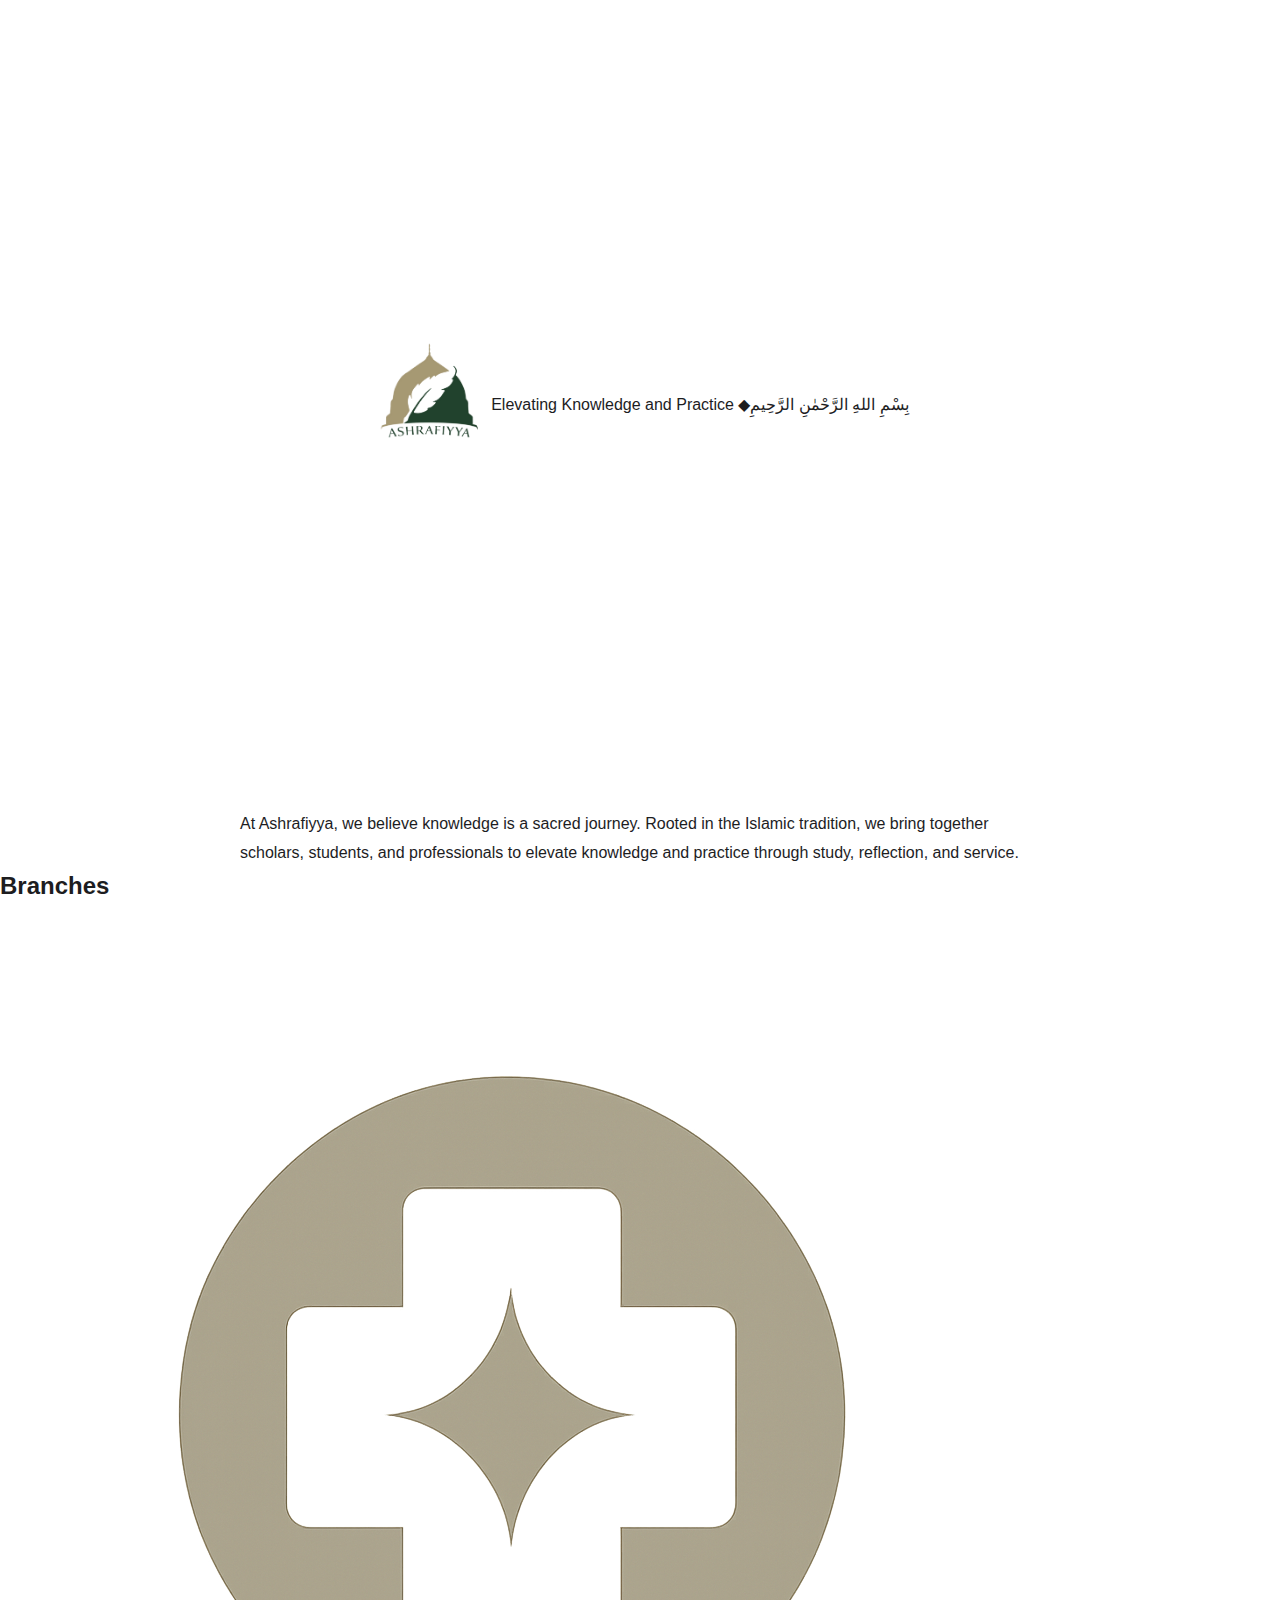
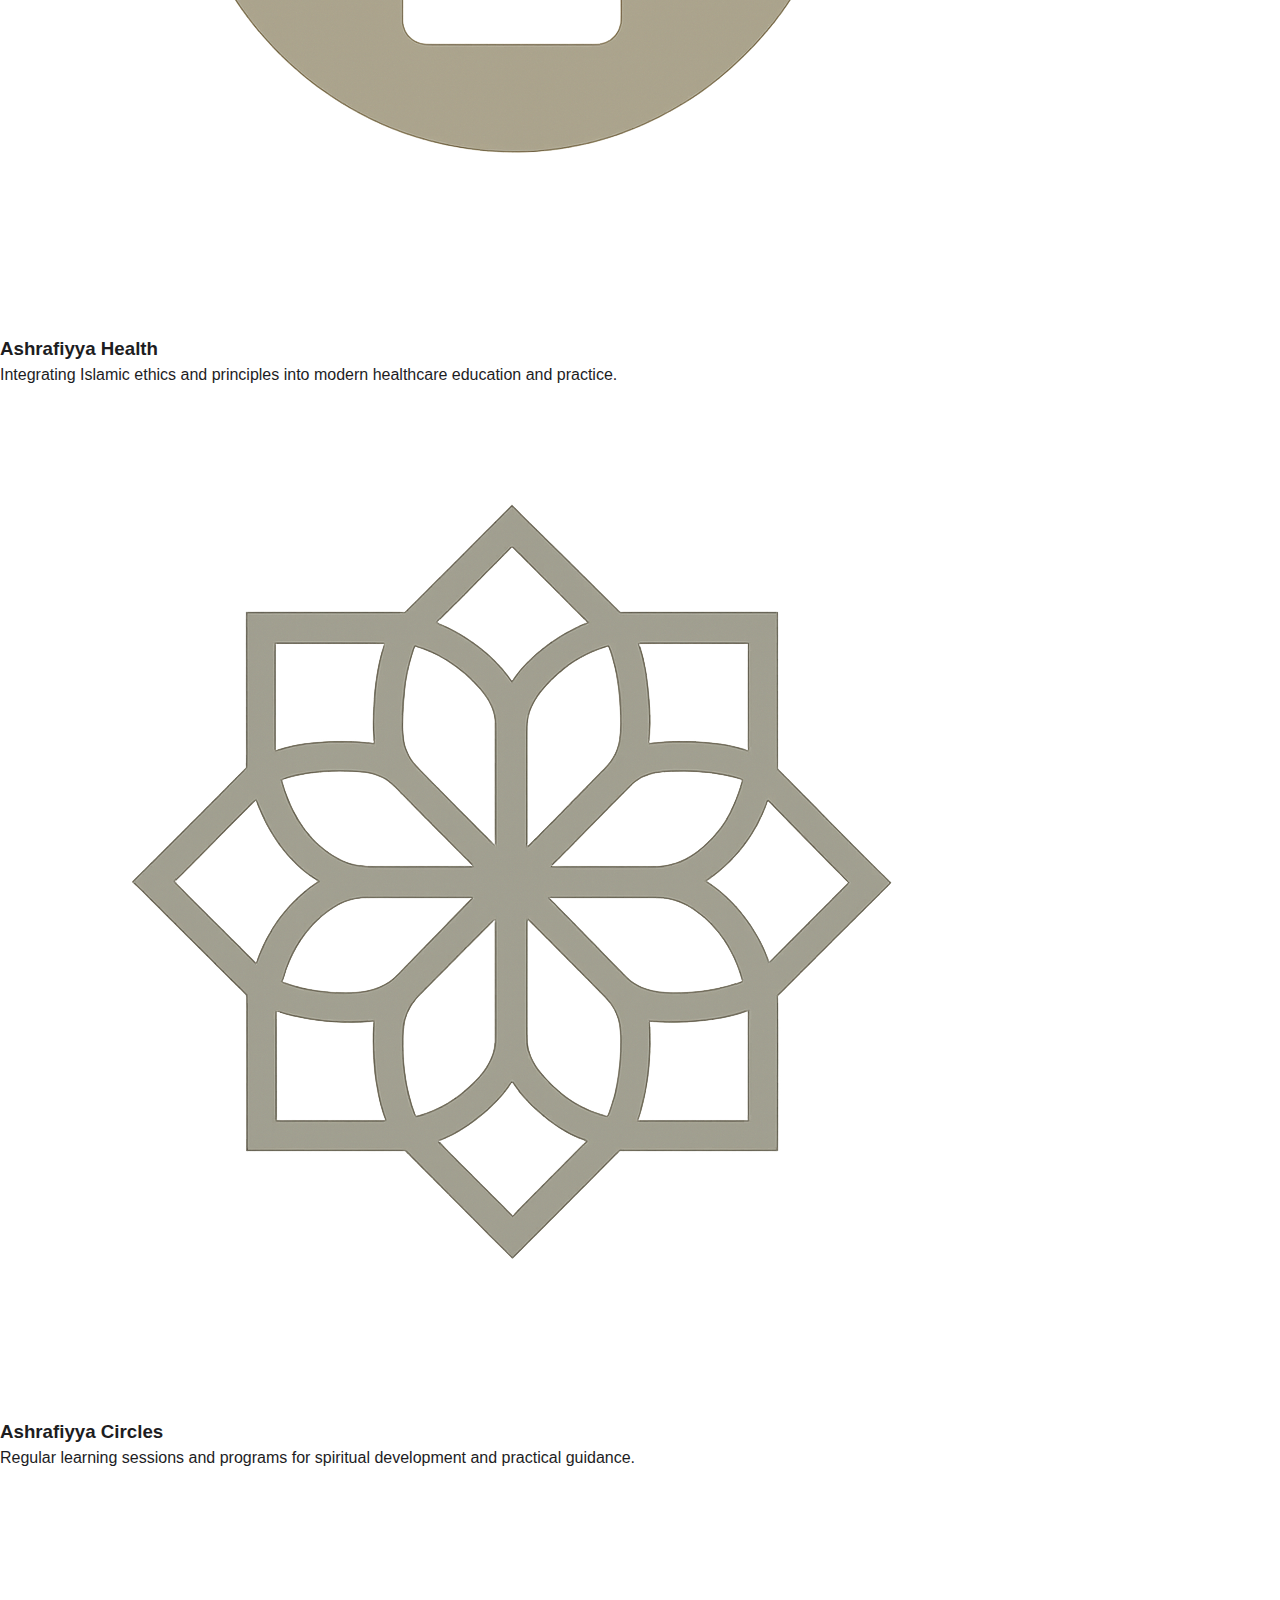
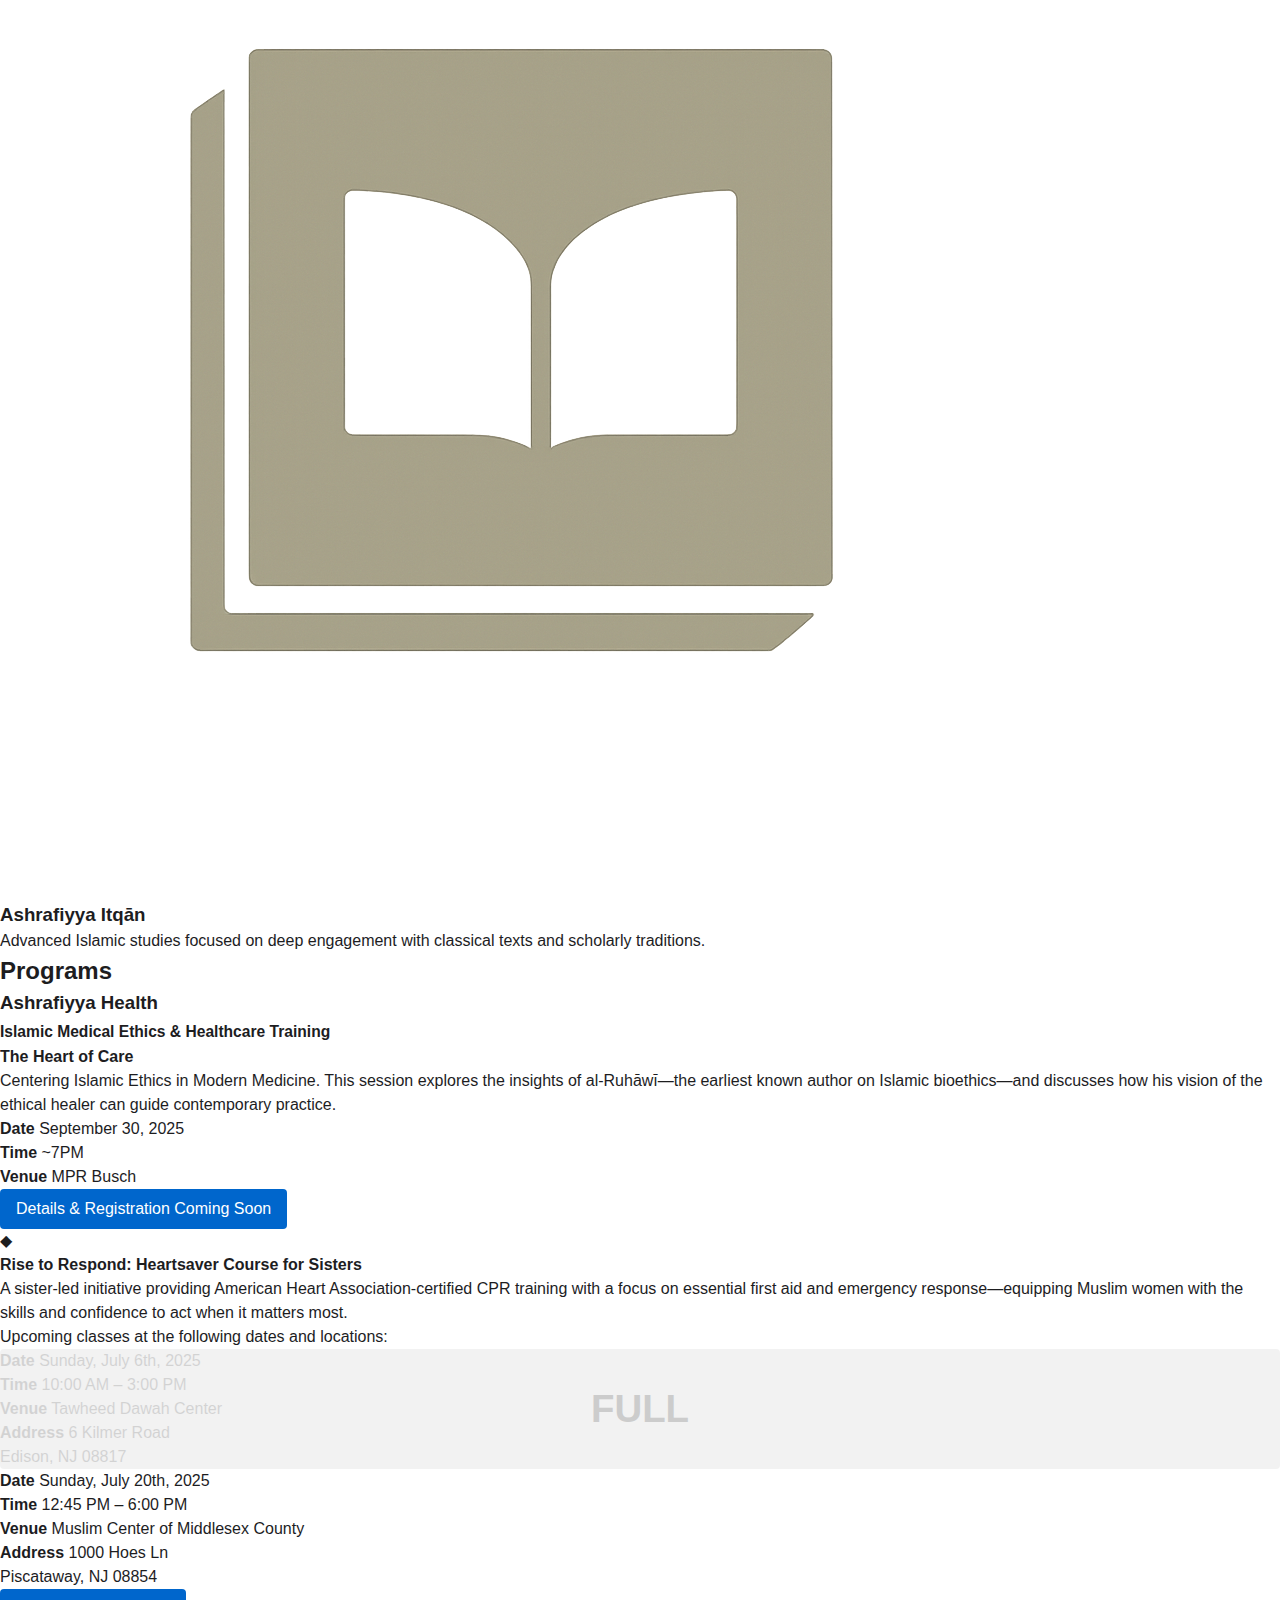
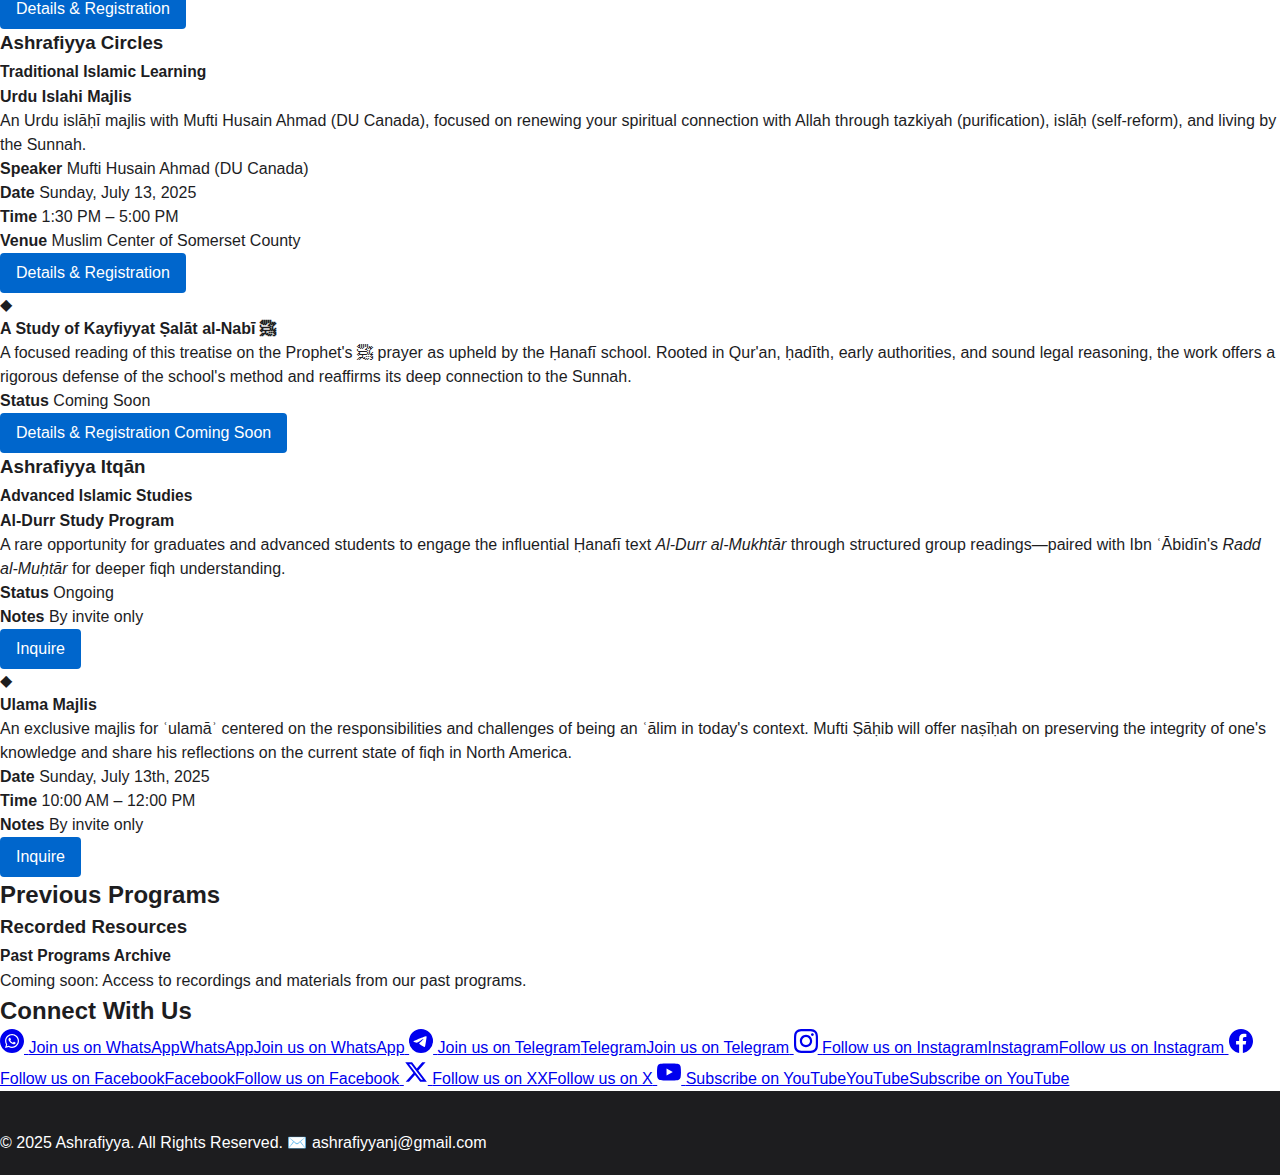
<file: index.html>
<!DOCTYPE html>
<html lang="en">
<head>
  <meta charset="UTF-8">
  <meta name="viewport" content="width=device-width, initial-scale=1, viewport-fit=cover, user-scalable=no">
  <meta http-equiv="X-UA-Compatible" content="IE=edge">
  <meta name="format-detection" content="telephone=no">
  <meta name="theme-color" content="#21422E">
  <title>Ashrafiyya</title>
  <link rel="icon" type="image/png" href="images/favicon.png">
  <link rel="stylesheet" href="style.css?v=3">
  <style>
    .insta-link {
      display: inline-block;
      padding: 8px 16px;
      background-color: #21422E;
      color: white;
      text-decoration: none;
      border-radius: 4px;
      -webkit-border-radius: 4px;
      -moz-border-radius: 4px;
      -webkit-transition: background-color 0.3s ease;
      -moz-transition: background-color 0.3s ease;
      -o-transition: background-color 0.3s ease;
      transition: background-color 0.3s ease;
    }

    .insta-link-light {
      background-color: #0066CC;
    }

    .insta-link:hover {
      background-color: #1A3528;
    }

    .insta-link-light:hover {
      background-color: #21422E;
    }

    /* Event card overlay styles */
    .event-card-overlay {
      position: relative;
    }

    .event-card-overlay > * {
      opacity: 0.15;
    }

    .event-card-overlay::before {
      content: "";
      position: absolute;
      top: 0;
      left: 0;
      right: 0;
      bottom: 0;
      background-color: rgba(128, 128, 128, 0.1);
      z-index: 1;
      border-radius: 4px;
    }

    .event-card-overlay::after {
      content: "FULL";
      position: absolute;
      top: 50%;
      left: 50%;
      transform: translate(-50%, -50%);
      color: #ccc;
      font-weight: bold;
      font-size: 2.4em;
      z-index: 2;
    }
  </style>
  <script defer src="script.js"></script>
</head>
<body>
  <!-- Hero Section -->
  <section class="hero">
    <img src="images/logo.png" alt="Ashrafiyya Logo" class="hero-logo">
    <div class="hero-tagline">
      Elevating Knowledge and Practice
      <span class="divider-diamond">◆</span>
    </div>
    <div class="bismillah">بِسْمِ اللهِ الرَّحْمٰنِ الرَّحِيمِ</div>
  </section>

  <!-- About Section -->
  <section class="about">
    <p style="max-width:800px; margin:auto; line-height:1.8;">
      At Ashrafiyya, we believe knowledge is a sacred journey.  
      Rooted in the Islamic tradition, we bring together scholars, students, and professionals to elevate knowledge and practice through study, reflection, and service.
    </p>
  </section>

  <!-- Branches Section -->
  <section id="branches" class="programs">
    <h2>Branches</h2>
    <div class="program-grid">
      <div class="branch-intro-item">
        <img src="images/health.png" alt="Ashrafiyya Health Icon">
        <h3>Ashrafiyya Health</h3>
        <p>Integrating Islamic ethics and principles into modern healthcare education and practice.</p>
      </div>
      <div class="branch-intro-item">
        <img src="images/circles.png" alt="Ashrafiyya Circles Icon">
        <h3>Ashrafiyya Circles</h3>
        <p>Regular learning sessions and programs for spiritual development and practical guidance.</p>
      </div>
      <div class="branch-intro-item">
        <img src="images/itqan.png" alt="Ashrafiyya Itqān Icon">
        <h3>Ashrafiyya Itqān</h3>
        <p>Advanced Islamic studies focused on deep engagement with classical texts and scholarly traditions.</p>
      </div>
    </div>
  </section>

  <!-- Programs Preview -->
  <section id="programs" class="programs">
    <h2>Programs</h2>
    <div class="program-grid">
      <!-- Ashrafiyya Health -->
      <div class="program-card-v4">
        <h3>Ashrafiyya Health<br><small>Islamic Medical Ethics & Healthcare Training</small></h3>
        <div class="programs-list">
          <div class="program-item">
            <h4>The Heart of Care</h4>
            <p>Centering Islamic Ethics in Modern Medicine. This session explores the insights of al-Ruhāwī—the earliest known author on Islamic bioethics—and discusses how his vision of the ethical healer can guide contemporary practice.</p>
            <div class="event-details">
              <div class="detail-row"><strong>Date</strong> September 30, 2025</div>
              <div class="detail-row"><strong>Time</strong> ~7PM</div>
              <div class="detail-row"><strong>Venue</strong> MPR Busch</div>
            </div>
            <div class="button-container">
              <a class="insta-link insta-link-light" href="#" target="_blank">Details & Registration Coming Soon</a>
            </div>
            <span class="divider">◆</span>
          </div>
          <div class="program-item">
            <h4>Rise to Respond: Heartsaver Course for Sisters</h4>
            <p>A sister-led initiative providing American Heart Association-certified CPR training with a focus on essential first aid and emergency response—equipping Muslim women with the skills and confidence to act when it matters most.</p>
            <div class="event-details-multi">
              <div class="event-intro">Upcoming classes at the following dates and locations:</div>
              <div class="event-card event-card-overlay">
                <div class="detail-row"><strong>Date</strong> Sunday, July 6th, 2025</div>
                <div class="detail-row"><strong>Time</strong> 10:00 AM – 3:00 PM</div>
                <div class="detail-row"><strong>Venue</strong> Tawheed Dawah Center</div>
                <div class="detail-row"><strong>Address</strong> 6 Kilmer Road<br>Edison, NJ 08817</div>
              </div>
              <div class="event-card">
                <div class="detail-row"><strong>Date</strong> Sunday, July 20th, 2025</div>
                <div class="detail-row"><strong>Time</strong> 12:45 PM – 6:00 PM</div>
                <div class="detail-row"><strong>Venue</strong> Muslim Center of Middlesex County</div>
                <div class="detail-row"><strong>Address</strong> 1000 Hoes Ln<br>Piscataway, NJ 08854</div>
              </div>
            </div>
            <div class="button-container">
              <a class="insta-link insta-link-light" href="https://forms.gle/EN3MD1faVGt5h7oPA" target="_blank">Details & Registration</a>
            </div>
          </div>
        </div>
      </div>

      <!-- Ashrafiyya Circles -->
      <div class="program-card-v4">
        <h3>Ashrafiyya Circles<br><small>Traditional Islamic Learning</small></h3>
        <div class="programs-list">
          <div class="program-item">
            <h4>Urdu Islahi Majlis</h4>
            <p>An Urdu islāḥī majlis with Mufti Husain Ahmad (DU Canada), focused on renewing your spiritual connection with Allah through tazkiyah (purification), islāḥ (self-reform), and living by the Sunnah.</p>
            <div class="event-details">
              <div class="detail-row"><strong>Speaker</strong> Mufti Husain Ahmad (DU Canada)</div>
              <div class="detail-row"><strong>Date</strong> Sunday, July 13, 2025</div>
              <div class="detail-row"><strong>Time</strong> 1:30 PM – 5:00 PM</div>
              <div class="detail-row"><strong>Venue</strong> Muslim Center of Somerset County</div>
            </div>
            <div class="button-container">
              <a class="insta-link insta-link-light" href="https://forms.gle/8QEramxo5PAjFbXF8" target="_blank">Details & Registration</a>
            </div>
            <span class="divider">◆</span>
          </div>
          <div class="program-item">
            <h4>A Study of Kayfiyyat Ṣalāt al-Nabī ﷺ</h4>
            <p>A focused reading of this treatise on the Prophet's ﷺ prayer as upheld by the Ḥanafī school. Rooted in Qur'an, ḥadīth, early authorities, and sound legal reasoning, the work offers a rigorous defense of the school's method and reaffirms its deep connection to the Sunnah.</p>
            <div class="event-details">
              <div class="detail-row"><strong>Status</strong> Coming Soon</div>
            </div>
            <div class="button-container">
              <a class="insta-link insta-link-light" href="#" target="_blank">Details & Registration Coming Soon</a>
            </div>
          </div>
        </div>
      </div>

      <!-- Ashrafiyya Itqān -->
      <div class="program-card-v4">
        <h3>Ashrafiyya Itqān<br><small>Advanced Islamic Studies</small></h3>
        <div class="programs-list">
          <div class="program-item">
            <h4>Al-Durr Study Program</h4>
            <p>A rare opportunity for graduates and advanced students to engage the influential Ḥanafī text <em>Al-Durr al-Mukhtār</em> through structured group readings—paired with Ibn ʿĀbidīn's <em>Radd al-Muḥtār</em> for deeper fiqh understanding.</p>
            <div class="event-details">
              <div class="detail-row"><strong>Status</strong> Ongoing</div>
              <div class="detail-row"><strong>Notes</strong> By invite only</div>
            </div>
            <div class="button-container">
              <a href="mailto:ashrafiyyanj@gmail.com" class="insta-link insta-link-light" target="_blank">Inquire</a>
            </div>
            <span class="divider">◆</span>
          </div>
          <div class="program-item">
            <h4>Ulama Majlis</h4>
            <p>An exclusive majlis for ʿulamāʾ centered on the responsibilities and challenges of being an ʿālim in today's context. Mufti Ṣāḥib will offer naṣīḥah on preserving the integrity of one's knowledge and share his reflections on the current state of fiqh in North America.</p>
            <div class="event-details">
              <div class="detail-row"><strong>Date</strong> Sunday, July 13th, 2025</div>
              <div class="detail-row"><strong>Time</strong> 10:00 AM – 12:00 PM</div>
              <div class="detail-row"><strong>Notes</strong> By invite only</div>
            </div>
            <div class="button-container">
              <a href="mailto:ashrafiyyanj@gmail.com" class="insta-link insta-link-light" target="_blank">Inquire</a>
            </div>
          </div>
        </div>
      </div>
    </div>
  </section>

  <!-- Previous Programs Section -->
  <section id="previous-programs" class="programs">
    <h2>Previous Programs</h2>
    <div class="program-grid">
      <div class="program-card-v4">
        <h3>Recorded Resources<br><small>Past Programs Archive</small></h3>
        <div class="programs-list">
          <div class="program-item">
            <p>Coming soon: Access to recordings and materials from our past programs.</p>
          </div>
        </div>
      </div>
    </div>
  </section>

  <!-- Social Media -->
  <section class="social-media">
    <h2>Connect With Us</h2>
    <div class="social-buttons">
      <a href="https://chat.whatsapp.com/JIVLeRFT6vNDmdHkIgkmk5" class="social-button" target="_blank" rel="noopener">
        <svg width="24" height="24" viewBox="0 0 24 24" fill="currentColor">
          <path d="M12.031 6.172c-3.181 0-5.767 2.586-5.768 5.766-.001 1.298.38 2.27 1.019 3.287l-.582 2.128 2.182-.573c.978.58 1.911.928 3.145.929 3.178 0 5.767-2.587 5.768-5.766.001-3.187-2.575-5.77-5.764-5.771zm3.392 8.244c-.144.405-.837.774-1.17.824-.299.045-.677.063-1.092-.069-.252-.08-.575-.187-.988-.365-1.739-.751-2.874-2.502-2.961-2.617-.087-.116-.708-.94-.708-1.793s.448-1.273.607-1.446c.159-.173.346-.217.462-.217l.332.006c.106.005.249-.04.39.298.144.347.491 1.2.534 1.287.043.087.072.188.014.304-.058.116-.087.188-.173.289l-.26.304c-.087.086-.177.18-.076.354.101.174.449.741.964 1.201.662.591 1.221.774 1.394.86s.274.072.376-.043c.101-.116.433-.506.549-.68.116-.173.231-.145.39-.087s1.011.477 1.184.564.289.13.332.202c.045.072.045.419-.1.824zm-3.423-14.416c-6.627 0-12 5.373-12 12s5.373 12 12 12 12-5.373 12-12-5.373-12-12-12zm.029 18.88c-1.161 0-2.305-.292-3.318-.844l-3.677.964.984-3.595c-.607-1.052-.927-2.246-.926-3.468.001-3.825 3.113-6.937 6.937-6.937 1.856.001 3.598.723 4.907 2.034 1.31 1.311 2.031 3.054 2.03 4.908-.001 3.825-3.113 6.938-6.937 6.938z"/>
        </svg>
        <span class="button-label"><span class="button-label-long">Join us on WhatsApp</span><span class="button-label-short">WhatsApp</span></span><span class="button-tooltip">Join us on WhatsApp</span>
      </a>
      <a href="https://t.me/+20aP9FQNTTA1ZGZh" class="social-button" target="_blank" rel="noopener">
        <svg width="24" height="24" viewBox="0 0 24 24" fill="currentColor">
          <path d="M11.944 0A12 12 0 0 0 0 12a12 12 0 0 0 12 12 12 12 0 0 0 12-12A12 12 0 0 0 12 0a12 12 0 0 0-.056 0zm4.962 7.224c.1-.002.321.023.465.14a.506.506 0 0 1 .171.325c.016.093.036.306.02.472-.18 1.898-.962 6.502-1.36 8.627-.168.9-.499 1.201-.82 1.23-.696.065-1.225-.46-1.9-.902-1.056-.693-1.653-1.124-2.678-1.8-1.185-.78-.417-1.21.258-1.91.177-.184 3.247-2.977 3.307-3.23.007-.032.014-.15-.056-.212s-.174-.041-.249-.024c-.106.024-1.793 1.14-5.061 3.345-.48.33-.913.49-1.302.48-.428-.008-1.252-.241-1.865-.44-.752-.245-1.349-.374-1.297-.789.027-.216.325-.437.893-.663 3.498-1.524 5.83-2.529 6.998-3.014 3.332-1.386 4.025-1.627 4.476-1.635z"/>
        </svg>
        <span class="button-label"><span class="button-label-long">Join us on Telegram</span><span class="button-label-short">Telegram</span></span><span class="button-tooltip">Join us on Telegram</span>
      </a>
      <a href="https://instagram.com/ashrafiyyanj" class="social-button" target="_blank" rel="noopener">
        <svg width="24" height="24" viewBox="0 0 24 24" fill="currentColor">
          <path d="M12 2.163c3.204 0 3.584.012 4.85.07 3.252.148 4.771 1.691 4.919 4.919.058 1.265.069 1.645.069 4.849 0 3.205-.012 3.584-.069 4.849-.149 3.225-1.664 4.771-4.919 4.919-1.266.058-1.644.07-4.85.07-3.204 0-3.584-.012-4.849-.07-3.26-.149-4.771-1.699-4.919-4.92-.058-1.265-.07-1.644-.07-4.849 0-3.204.013-3.583.07-4.849.149-3.227 1.664-4.771 4.919-4.919 1.266-.057 1.645-.069 4.849-.069zm0-2.163c-3.259 0-3.667.014-4.947.072-4.358.2-6.78 2.618-6.98 6.98-.059 1.281-.073 1.689-.073 4.948 0 3.259.014 3.668.072 4.948.2 4.358 2.618 6.78 6.98 6.98 1.281.058 1.689.072 4.948.072 3.259 0 3.668-.014 4.948-.072 4.354-.2 6.782-2.618 6.979-6.98.059-1.28.073-1.689.073-4.948 0-3.259-.014-3.667-.072-4.947-.196-4.354-2.617-6.78-6.979-6.98-1.281-.059-1.69-.073-4.949-.073zm0 5.838c-3.403 0-6.162 2.759-6.162 6.162s2.759 6.163 6.162 6.163 6.162-2.759 6.162-6.163c0-3.403-2.759-6.162-6.162-6.162zm0 10.162c-2.209 0-4-1.79-4-4 0-2.209 1.791-4 4-4s4 1.791 4 4c0 2.21-1.791 4-4 4zm6.406-11.845c-.796 0-1.441.645-1.441 1.44s.645 1.44 1.441 1.44c.795 0 1.439-.645 1.439-1.44s-.644-1.44-1.439-1.44z"/>
        </svg>
        <span class="button-label"><span class="button-label-long">Follow us on Instagram</span><span class="button-label-short">Instagram</span></span><span class="button-tooltip">Follow us on Instagram</span>
      </a>
      <a href="https://www.facebook.com/profile.php?id=61573377035169" class="social-button" target="_blank" rel="noopener">
        <svg width="24" height="24" viewBox="0 0 24 24" fill="currentColor">
          <path d="M24 12.073c0-6.627-5.373-12-12-12s-12 5.373-12 12c0 5.99 4.388 10.954 10.125 11.854v-8.385H7.078v-3.47h3.047V9.43c0-3.007 1.792-4.669 4.533-4.669 1.312 0 2.686.235 2.686.235v2.953H15.83c-1.491 0-1.956.925-1.956 1.874v2.25h3.328l-.532 3.47h-2.796v8.385C19.612 23.027 24 18.062 24 12.073z"/>
        </svg>
        <span class="button-label"><span class="button-label-long">Follow us on Facebook</span><span class="button-label-short">Facebook</span></span><span class="button-tooltip">Follow us on Facebook</span>
      </a>
      <a href="https://twitter.com/ashrafiyyanj" class="social-button" target="_blank" rel="noopener">
        <svg width="24" height="24" viewBox="0 0 24 24" fill="currentColor">
          <path d="M18.244 2.25h3.308l-7.227 8.26 8.502 11.24H16.17l-5.214-6.817L4.99 21.75H1.68l7.73-8.835L1.254 2.25H8.08l4.713 6.231zm-1.161 17.52h1.833L7.084 4.126H5.117z"/>
        </svg>
        <span class="button-label"><span class="button-label-long">Follow us on X</span><span class="button-label-short">X</span></span><span class="button-tooltip">Follow us on X</span>
      </a>
      <a href="https://youtube.com/@ashrafiyyanj" class="social-button" target="_blank" rel="noopener">
        <svg width="24" height="24" viewBox="0 0 24 24" fill="currentColor">
          <path d="M23.498 6.186a3.016 3.016 0 0 0-2.122-2.136C19.505 3.545 12 3.545 12 3.545s-7.505 0-9.377.505A3.017 3.017 0 0 0 .502 6.186C0 8.07 0 12 0 12s0 3.93.502 5.814a3.016 3.016 0 0 0 2.122 2.136c1.871.505 9.376.505 9.376.505s7.505 0 9.377-.505a3.015 3.015 0 0 0 2.122-2.136C24 15.93 24 12 24 12s0-3.93-.502-5.814zM9.545 15.568V8.432L15.818 12l-6.273 3.568z"/>
        </svg>
        <span class="button-label"><span class="button-label-long">Subscribe on YouTube</span><span class="button-label-short">YouTube</span></span><span class="button-tooltip">Subscribe on YouTube</span>
      </a>
    </div>
  </section>

  <!-- Footer -->
  <footer>
    &copy; 2025 Ashrafiyya. All Rights Reserved. ✉️ ashrafiyyanj@gmail.com
  </footer>

</body>
</html>
</file>
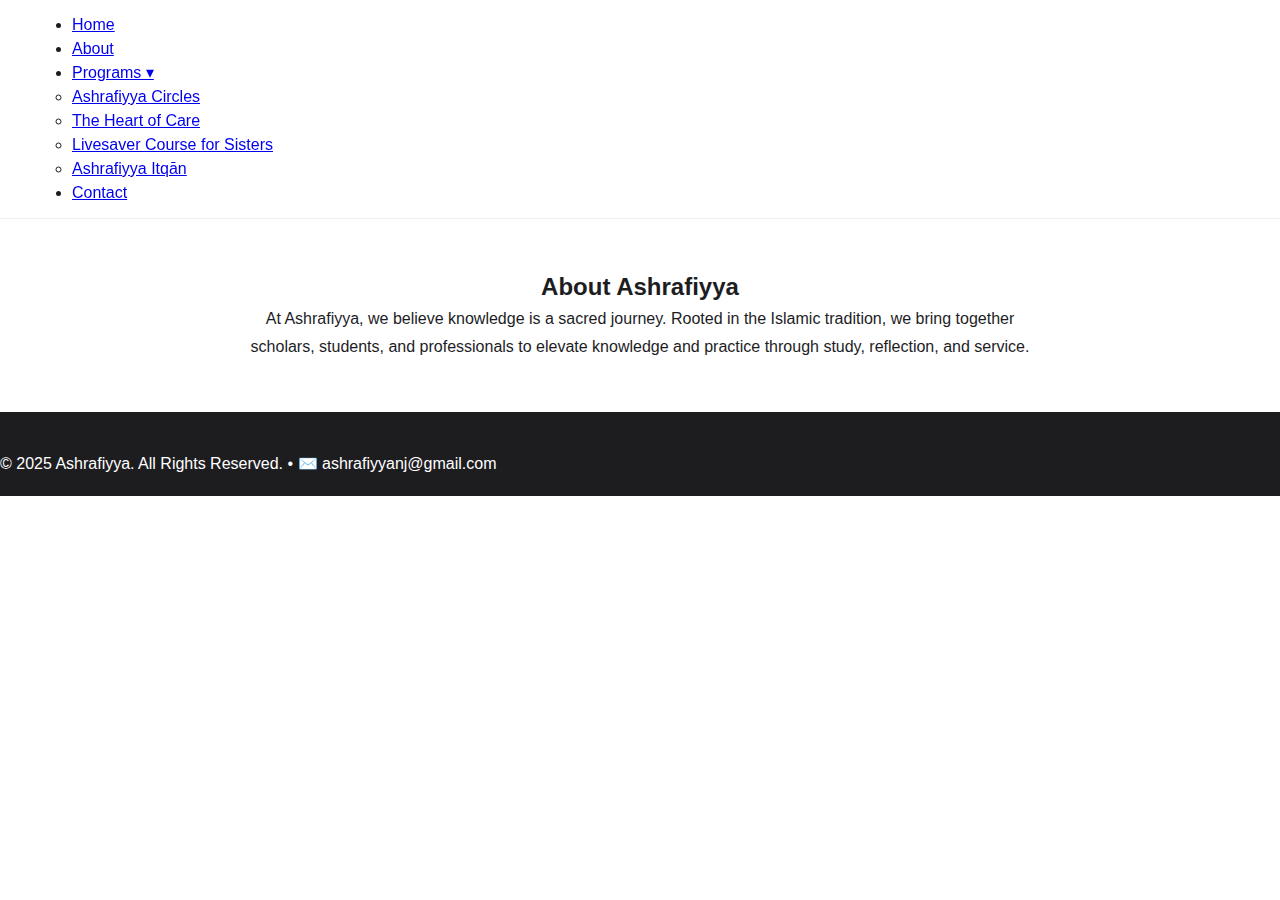
<file: about.html>
<!DOCTYPE html>
<html lang="en">
<head>
  <meta charset="UTF-8">
  <meta name="viewport" content="width=device-width, initial-scale=1">
  <title>About — Ashrafiyya</title>
  <link rel="stylesheet" href="style.css">
  <script defer src="script.js"></script>
</head>
<body>

  <!-- Navigation -->
  <header>
    <nav class="nav-container">
      <ul class="nav-list">
        <li><a href="index.html">Home</a></li>
        <li><a href="about.html" class="active">About</a></li>
        <li class="dropdown">
          <a href="#">Programs ▾</a>
          <ul class="dropdown-menu">
            <li><a href="circles.html">Ashrafiyya Circles</a></li>
            <li><a href="heart-of-care.html">The Heart of Care</a></li>
            <li><a href="livesaver.html">Livesaver Course for Sisters</a></li>
            <li><a href="itqan.html">Ashrafiyya Itqān</a></li>
          </ul>
        </li>
        <li><a href="index.html#contact">Contact</a></li>
      </ul>
    </nav>
  </header>

  <!-- About Content -->
  <section class="about" style="padding:50px 20px; text-align:center;">
    <h2>About Ashrafiyya</h2>
    <p style="max-width:800px; margin:auto; line-height:1.8;">
      At Ashrafiyya, we believe knowledge is a sacred journey.  
      Rooted in the Islamic tradition, we bring together scholars, students, and professionals to elevate knowledge and practice through study, reflection, and service.
    </p>
  </section>

  <!-- Footer -->
  <footer>
    &copy; 2025 Ashrafiyya. All Rights Reserved. • ✉️ ashrafiyyanj@gmail.com
  </footer>

</body>
</html>
</file>
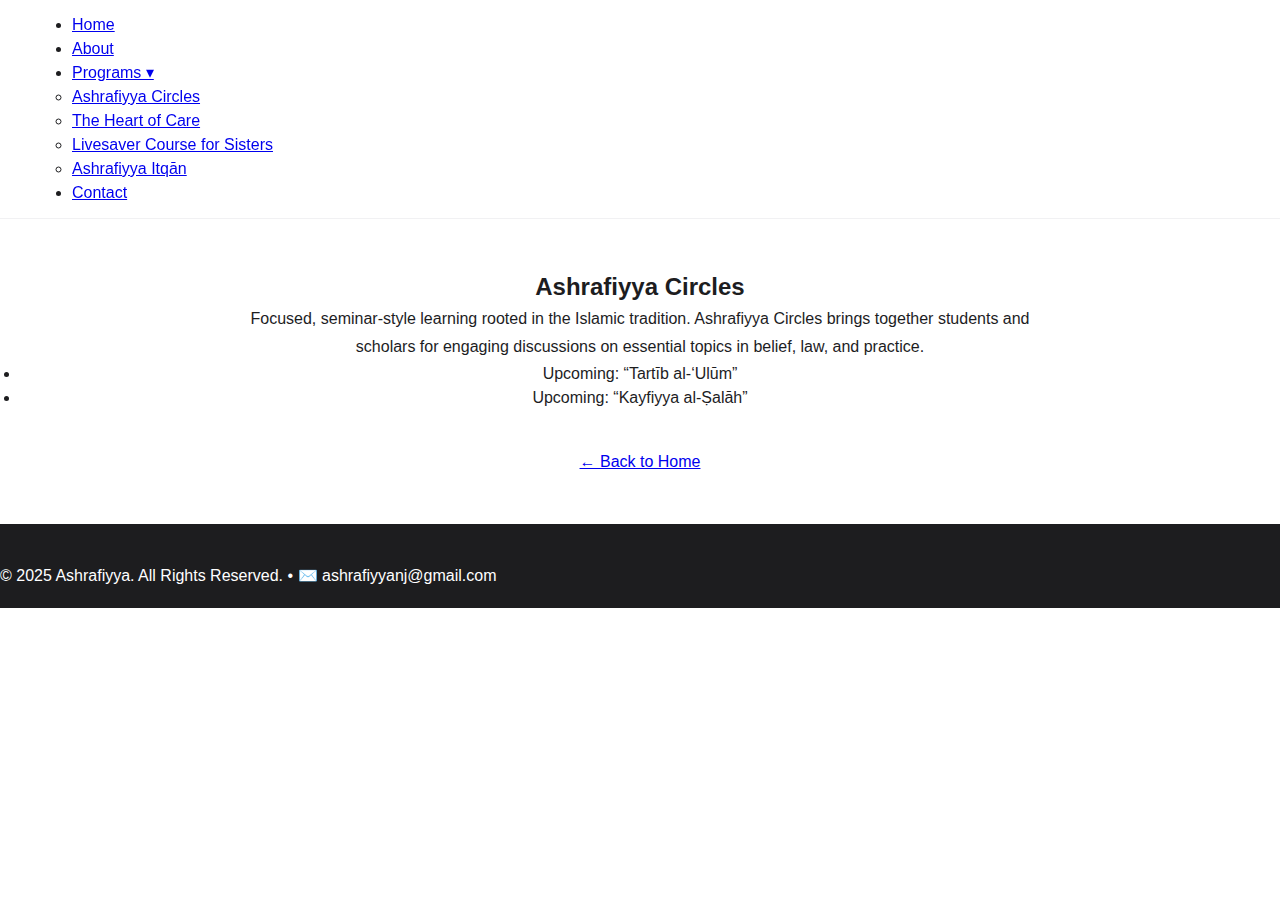
<file: circles.html>
<!DOCTYPE html>
<html lang="en">
<head>
  <meta charset="UTF-8">
  <meta name="viewport" content="width=device-width, initial-scale=1">
  <title>Ashrafiyya Circles — Ashrafiyya</title>
  <link rel="stylesheet" href="style.css">
  <script defer src="script.js"></script>
</head>
<body>

  <!-- Navigation -->
  <header>
    <nav class="nav-container">
      <ul class="nav-list">
        <li><a href="index.html">Home</a></li>
        <li><a href="about.html">About</a></li>
        <li class="dropdown">
          <a href="#">Programs ▾</a>
          <ul class="dropdown-menu">
            <li><a href="circles.html" class="active">Ashrafiyya Circles</a></li>
            <li><a href="heart-of-care.html">The Heart of Care</a></li>
            <li><a href="livesaver.html">Livesaver Course for Sisters</a></li>
            <li><a href="itqan.html">Ashrafiyya Itqān</a></li>
          </ul>
        </li>
        <li><a href="index.html#contact">Contact</a></li>
      </ul>
    </nav>
  </header>

  <!-- Circles Detail -->
  <section class="circles" style="padding:50px 20px; text-align:center;">
    <h2>Ashrafiyya Circles</h2>
    <p style="max-width:800px; margin:auto; line-height:1.8;">
      Focused, seminar-style learning rooted in the Islamic tradition.  
      Ashrafiyya Circles brings together students and scholars for engaging discussions on essential topics in belief, law, and practice.
    </p>
    <ul>
      <li>Upcoming: “Tartīb al-‘Ulūm”</li>
      <li>Upcoming: “Kayfiyya al-Ṣalāh”</li>
    </ul>
    <div style="text-align:center; margin-top:40px;">
      <a href="index.html" class="btn-secondary">← Back to Home</a>
    </div>
  </section>

  <!-- Footer -->
  <footer>
    &copy; 2025 Ashrafiyya. All Rights Reserved. • ✉️ ashrafiyyanj@gmail.com
  </footer>

</body>
</html>
</file>
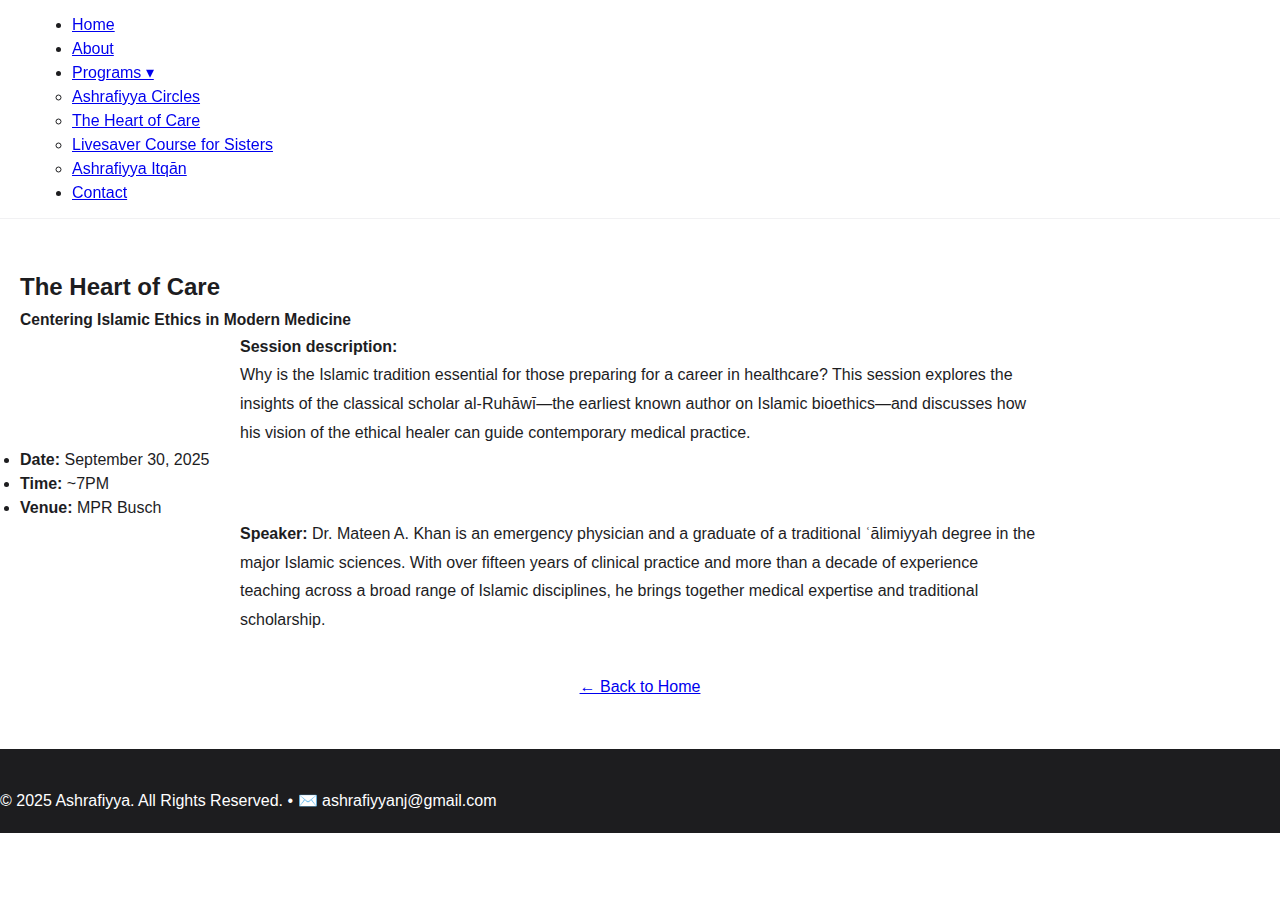
<file: heart-of-care.html>
<!DOCTYPE html>
<html lang="en">
<head>
  <meta charset="UTF-8">
  <meta name="viewport" content="width=device-width, initial-scale=1">
  <title>The Heart of Care — Ashrafiyya</title>
  <link rel="stylesheet" href="style.css">
  <script defer src="script.js"></script>
</head>
<body>

  <!-- Navigation -->
  <header>
    <nav class="nav-container">
      <ul class="nav-list">
        <li><a href="index.html">Home</a></li>
        <li><a href="about.html">About</a></li>
        <li class="dropdown">
          <a href="#">Programs ▾</a>
          <ul class="dropdown-menu">
            <li><a href="circles.html">Ashrafiyya Circles</a></li>
            <li><a href="heart-of-care.html" class="active">The Heart of Care</a></li>
            <li><a href="livesaver.html">Livesaver Course for Sisters</a></li>
            <li><a href="itqan.html">Ashrafiyya Itqān</a></li>
          </ul>
        </li>
        <li><a href="index.html#contact">Contact</a></li>
      </ul>
    </nav>
  </header>

  <!-- Program Detail -->
  <section class="programs" style="padding:50px 20px;">
    <h2>The Heart of Care</h2>
    <h3><small>Centering Islamic Ethics in Modern Medicine</small></h3>

    <p style="max-width:800px; margin:auto; line-height:1.8;">
      <strong>Session description:</strong><br>
      Why is the Islamic tradition essential for those preparing for a career in healthcare?  
      This session explores the insights of the classical scholar al-Ruhāwī—the earliest known author on Islamic bioethics—and discusses how his vision of the ethical healer can guide contemporary medical practice.
    </p>

    <ul>
      <li><strong>Date:</strong> September 30, 2025</li>
      <li><strong>Time:</strong> ~7PM</li>
      <li><strong>Venue:</strong> MPR Busch</li>
    </ul>

    <p style="max-width:800px; margin:auto; line-height:1.8;">
      <strong>Speaker:</strong> Dr. Mateen A. Khan is an emergency physician and a graduate of a traditional ʿālimiyyah degree in the major Islamic sciences.  
      With over fifteen years of clinical practice and more than a decade of experience teaching across a broad range of Islamic disciplines, he brings together medical expertise and traditional scholarship.
    </p>

    <div style="text-align:center; margin-top:40px;">
      <a href="index.html" class="btn-secondary">← Back to Home</a>
    </div>
  </section>

  <!-- Footer -->
  <footer>
    &copy; 2025 Ashrafiyya. All Rights Reserved. • ✉️ ashrafiyyanj@gmail.com
  </footer>

</body>
</html>
</file>
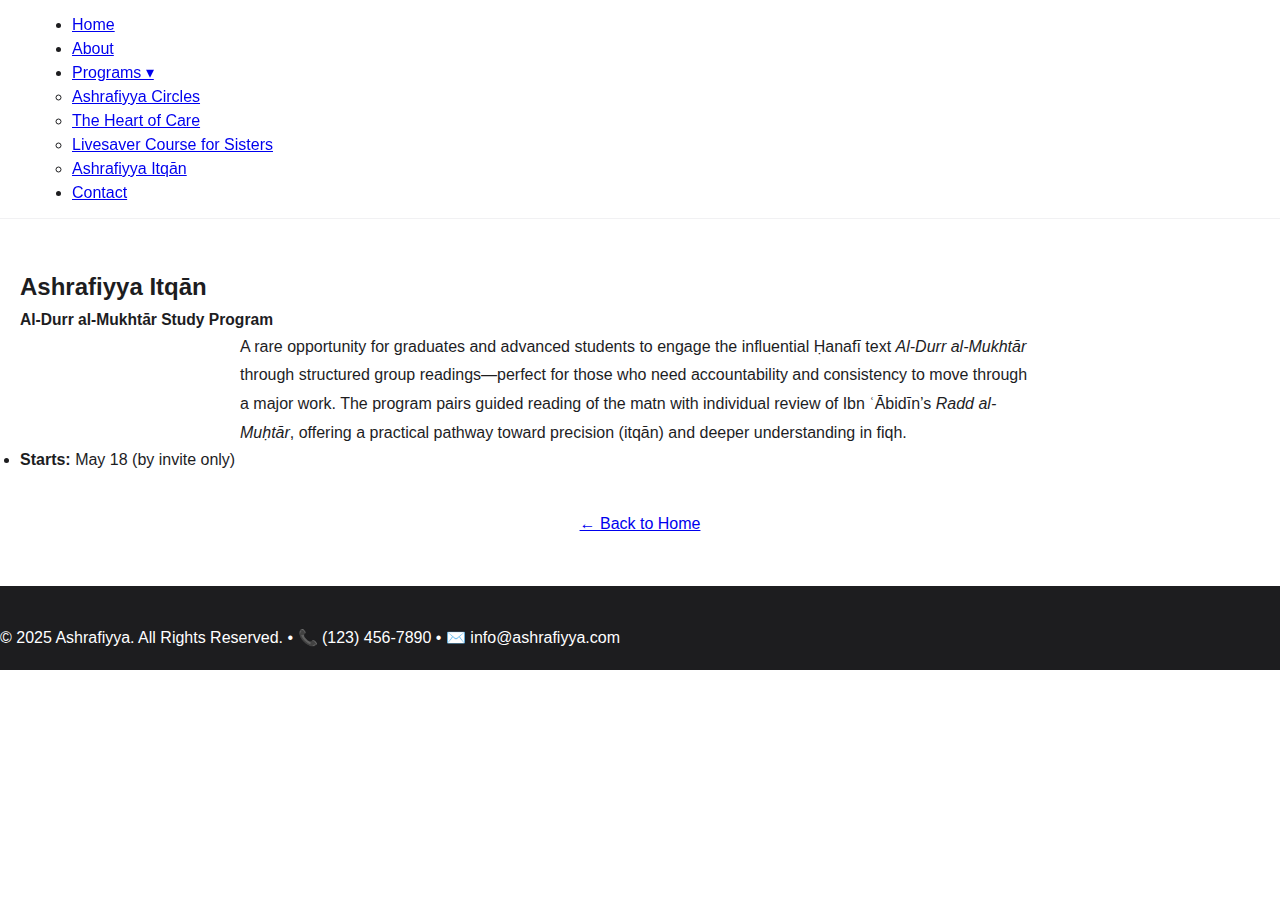
<file: itqan.html>
<!DOCTYPE html>
<html lang="en">
<head>
  <meta charset="UTF-8">
  <meta name="viewport" content="width=device-width, initial-scale=1">
  <title>Ashrafiyya Itqān — Ashrafiyya</title>
  <link rel="stylesheet" href="style.css">
  <script defer src="script.js"></script>
</head>
<body>

  <!-- Navigation -->
  <header>
    <nav class="nav-container">
      <ul class="nav-list">
        <li><a href="index.html">Home</a></li>
        <li><a href="about.html">About</a></li>
        <li class="dropdown">
          <a href="#">Programs ▾</a>
          <ul class="dropdown-menu">
            <li><a href="circles.html">Ashrafiyya Circles</a></li>
            <li><a href="heart-of-care.html">The Heart of Care</a></li>
            <li><a href="livesaver.html">Livesaver Course for Sisters</a></li>
            <li><a href="itqan.html" class="active">Ashrafiyya Itqān</a></li>
          </ul>
        </li>
        <li><a href="index.html#contact">Contact</a></li>
      </ul>
    </nav>
  </header>

  <!-- Program Detail -->
  <section class="programs" style="padding:50px 20px;">
    <h2>Ashrafiyya Itqān</h2>
    <h3><small>Al-Durr al-Mukhtār Study Program</small></h3>
    <p style="max-width:800px; margin:auto; line-height:1.8;">
      A rare opportunity for graduates and advanced students to engage the influential Ḥanafī text <em>Al-Durr al-Mukhtār</em> through structured group readings—perfect for those who need accountability and consistency to move through a major work.  
      The program pairs guided reading of the matn with individual review of Ibn ʿĀbidīn’s <em>Radd al-Muḥtār</em>, offering a practical pathway toward precision (itqān) and deeper understanding in fiqh.
    </p>
    <ul>
      <li><strong>Starts:</strong> May 18 (by invite only)</li>
    </ul>
    <div style="text-align:center; margin-top:40px;">
      <a href="index.html" class="btn-secondary">← Back to Home</a>
    </div>
  </section>

  <!-- Footer -->
  <footer>
    &copy; 2025 Ashrafiyya. All Rights Reserved. • 📞 (123) 456-7890 • ✉️ info@ashrafiyya.com
  </footer>

</body>
</html>
</file>
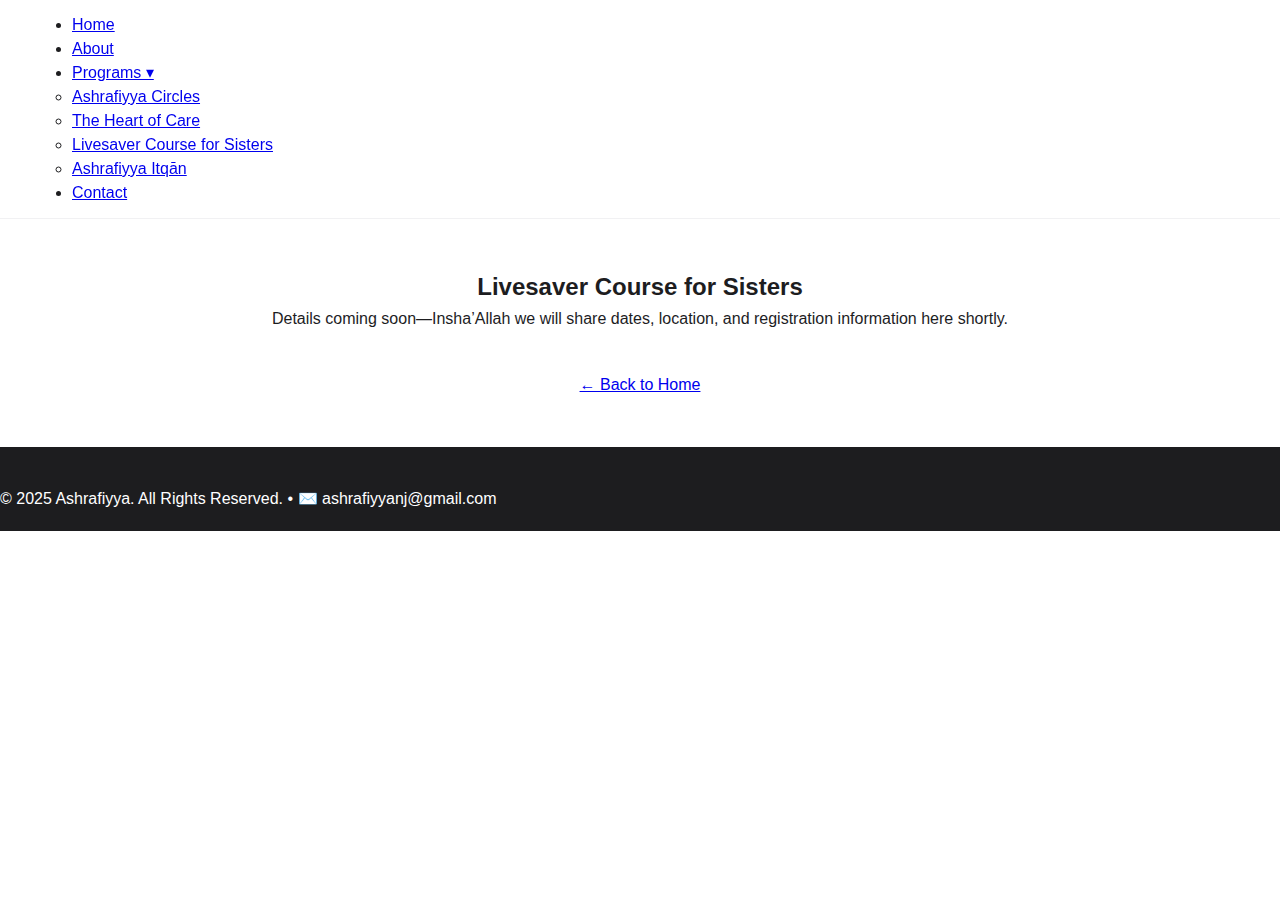
<file: livesaver.html>
<!DOCTYPE html>
<html lang="en">
<head>
  <meta charset="UTF-8">
  <meta name="viewport" content="width=device-width, initial-scale=1">
  <title>Livesaver Course for Sisters — Ashrafiyya</title>
  <link rel="stylesheet" href="style.css">
  <script defer src="script.js"></script>
</head>
<body>

  <!-- Navigation -->
  <header>
    <nav class="nav-container">
      <ul class="nav-list">
        <li><a href="index.html">Home</a></li>
        <li><a href="about.html">About</a></li>
        <li class="dropdown">
          <a href="#">Programs ▾</a>
          <ul class="dropdown-menu">
            <li><a href="circles.html">Ashrafiyya Circles</a></li>
            <li><a href="heart-of-care.html">The Heart of Care</a></li>
            <li><a href="livesaver.html" class="active">Livesaver Course for Sisters</a></li>
            <li><a href="itqan.html">Ashrafiyya Itqān</a></li>
          </ul>
        </li>
        <li><a href="index.html#contact">Contact</a></li>
      </ul>
    </nav>
  </header>

  <!-- Program Detail -->
  <section class="programs" style="padding:50px 20px; text-align:center;">
    <h2>Livesaver Course for Sisters</h2>
    <p style="max-width:800px; margin:auto; line-height:1.8;">
      Details coming soon—Insha’Allah we will share dates, location, and registration information here shortly.
    </p>
    <div style="text-align:center; margin-top:40px;">
      <a href="index.html" class="btn-secondary">← Back to Home</a>
    </div>
  </section>

  <!-- Footer -->
  <footer>
    &copy; 2025 Ashrafiyya. All Rights Reserved. • ✉️ ashrafiyyanj@gmail.com
  </footer>

</body>
</html>
</file>
<file: style.css>
/* Global Styles */
:root {
  --primary-color: #2f4f4f;
  --text-color: #1d1d1f;
  --light-text: #86868b;
  --background: #ffffff;
  --secondary-background: #f5f5f7;
  --animation-timing: 0.6s;
}

* {
  margin: 0;
  padding: 0;
  box-sizing: border-box;
}

body {
  font-family: 'SF Pro Display', -apple-system, BlinkMacSystemFont, 'Segoe UI', Roboto, Oxygen, Ubuntu, sans-serif;
  color: var(--text-color);
  background-color: var(--background);
  line-height: 1.5;
  overflow-x: hidden;
}

/* Header */
header {
  width: 100%;
  background: rgba(255, 255, 255, 0.95);
  backdrop-filter: blur(20px);
  border-bottom: 1px solid rgba(210, 210, 215, 0.3);
  z-index: 1000;
  position: relative; /* ✅ no fixed */
}

.nav-container {
  display: flex;
  justify-content: space-between;
  align-items: center;
  padding: 0.8rem 2rem;
  max-width: 1200px;
  margin: auto;
}

.nav-links {
  display: flex;
  gap: 30px;
}

.nav-links a {
  text-decoration: none;
  color: var(--text-color);
  font-weight: 500;
  font-size: 14px;
  transition: color 0.3s;
}

.nav-links a:hover {
  color: #005bb5;
}

/* Menu button (hamburger) */
.menu-button {
  display: none;
  flex-direction: column;
  gap: 5px;
  cursor: pointer;
}

.menu-button span {
  width: 25px;
  height: 2px;
  background: var(--text-color);
}

/* Hero Section */
main {
  margin-top: 80px;
}

.hero {
  min-height: 90vh;
  display: flex;
  align-items: center;
  justify-content: center;
  text-align: center;
  padding: 0 20px;
}

.hero-content {
  max-width: 800px;
}

.hero-logo {
  width: 120px;
  margin-bottom: 25px;
}

.hero h1 {
  font-size: 48px;
  margin-bottom: 20px;
}

.hero p {
  font-size: 22px;
  color: var(--light-text);
  margin-bottom: 30px;
}

.cta-button {
  background-color: var(--primary-color);
  color: white;
  padding: 12px 28px;
  border-radius: 999px;
  font-size: 17px;
  font-weight: 500;
  text-decoration: none;
  transition: background-color 0.3s;
}

.cta-button:hover {
  background-color: #1f3f3f;
}

/* Sections (Tile Layout) */
.tile {
  padding: 100px 20px;
  max-width: 1200px;
  margin: auto;
}

.tile.alternate {
  background-color: var(--secondary-background);
}

.section-title {
  text-align: center;
  font-size: 36px;
  margin-bottom: 10px;
}

.intro {
  text-align: center;
  color: var(--light-text);
  margin-bottom: 40px;
  font-size: 16px;
}

/* Cards */
.card-grid {
  display: grid;
  grid-template-columns: repeat(auto-fit, minmax(250px, 1fr));
  gap: 30px;
}

.card {
  background: white;
  padding: 24px;
  border-radius: 16px;
  box-shadow: 0 6px 18px rgba(0, 0, 0, 0.05);
  text-align: center;
  height: 320px;
  display: flex;
  flex-direction: column;
  justify-content: space-between;
  transition: transform 0.3s;
}

.card:hover {
  transform: translateY(-5px);
}

.card.wide {
  max-width: 700px;
  margin: auto;
}

.card h3 {
  font-size: 20px;
  margin-bottom: 10px;
  white-space: nowrap;
  overflow: hidden;
  text-overflow: ellipsis;
}

.card p {
  font-size: 15px;
  color: #555;
  margin-bottom: 20px;
  flex-grow: 1;
}

/* Limited Text Reveal */
.limited-text {
  display: -webkit-box;
  -webkit-line-clamp: 3;
  -webkit-box-orient: vertical;
  overflow: hidden;
  transition: all 0.3s ease;
}

.card:hover .limited-text {
  -webkit-line-clamp: unset;
  overflow: visible;
}

/* Buttons */
.btn {
  display: inline-block;
  padding: 10px 24px;
  background-color: var(--primary-color);
  color: white;
  border-radius: 999px;
  font-weight: 500;
  font-size: 14px;
  text-decoration: none;
  transition: background-color 0.3s;
}

.btn:hover {
  background-color: #1f3f3f;
}

/* Footer */
.container {
  max-width: 1200px;
  margin: 0 auto;
  padding: 0 20px;
}

footer {
  background-color: var(--text-color);
  color: white;
  padding: 40px 0 20px;
}

.footer-content {
  display: grid;
  grid-template-columns: repeat(auto-fit, minmax(250px, 1fr));
  gap: 40px;
  margin-bottom: 30px;
}

.footer-section h3 {
  font-size: 18px;
  margin-bottom: 15px;
  color: white;
}

.footer-section p,
.footer-section ul li a {
  font-size: 14px;
  color: rgba(255, 255, 255, 0.7);
}

.footer-section ul {
  list-style: none;
  padding: 0;
}

.footer-section ul li {
  margin-bottom: 10px;
}

.footer-section ul li a:hover {
  color: white;
}

footer .copyright {
  text-align: center;
  padding-top: 15px;
  font-size: 12px;
  color: rgba(255, 255, 255, 0.5);
  border-top: 1px solid rgba(255, 255, 255, 0.1);
}

/* Reveal Animation */
.reveal-text, .reveal-element {
  opacity: 0;
  transform: translateY(20px);
  transition: opacity var(--animation-timing) ease, transform var(--animation-timing) ease;
}

.reveal-text.active, .reveal-element.active {
  opacity: 1;
  transform: translateY(0);
}

/* Mobile Responsive */
@media (max-width: 768px) {
  .nav-links {
    display: none;
    flex-direction: column;
    background: white;
    width: 100%;
    position: absolute;
    top: 70px; /* below hamburger */
    left: 0;
    text-align: center;
    padding: 20px 0;
    box-shadow: 0 2px 8px rgba(0, 0, 0, 0.05);
  }

  .nav-links.show {
    display: flex;
  }

  .menu-button {
    display: flex;
    flex-direction: column;
    position: fixed; /* ✅ floating hamburger */
    top: 20px;
    right: 20px;
    background: white;
    padding: 8px;
    border-radius: 8px;
    box-shadow: 0 2px 8px rgba(0, 0, 0, 0.1);
    z-index: 999;
  }

  .menu-button span {
    width: 25px;
    height: 2px;
    background: var(--text-color);
  }

  .hero h1 {
    font-size: 36px;
  }

  .hero p {
    font-size: 18px;
  }

  .card-grid {
    grid-template-columns: 1fr;
  }

  .card {
    height: auto;
  }
}

@media (max-width: 480px) {
  .cta-button {
    font-size: 15px;
    padding: 10px 20px;
  }

  .tile {
    padding: 60px 15px;
  }
}
</file>
